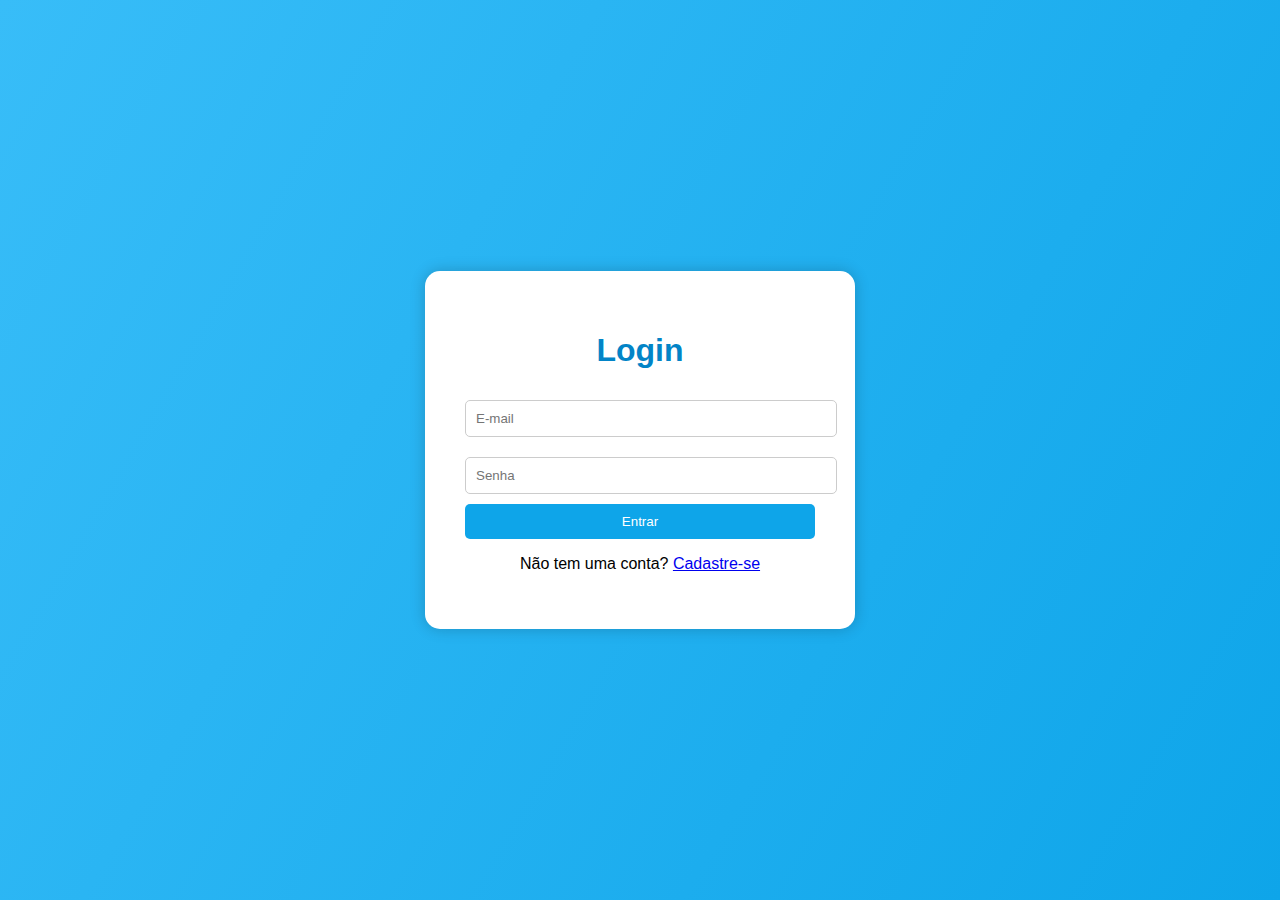
<file: A3GestaoNovo/Prototipo entrega parte 3 - A3/index.html>
<!DOCTYPE html>
<html lang="pt-BR">
<head>
    <meta charset="UTF-8">
    <meta name="viewport" content="width=device-width, initial-scale=1.0">
    <title>Login</title>
    <link rel="stylesheet" href="style.css">
</head>
<body>

    <div class="container">
        <h1>Login</h1>
        <form id="loginForm">
            <input type="email" id="loginEmail" placeholder="E-mail" required>
            <input type="password" id="loginSenha" placeholder="Senha" required>
            <button type="submit">Entrar</button>
        </form>
        <p>Não tem uma conta? <a href="cadastro.html">Cadastre-se</a></p>
    </div>

    <script src="script.js"></script>
</body>
</html>
</file>
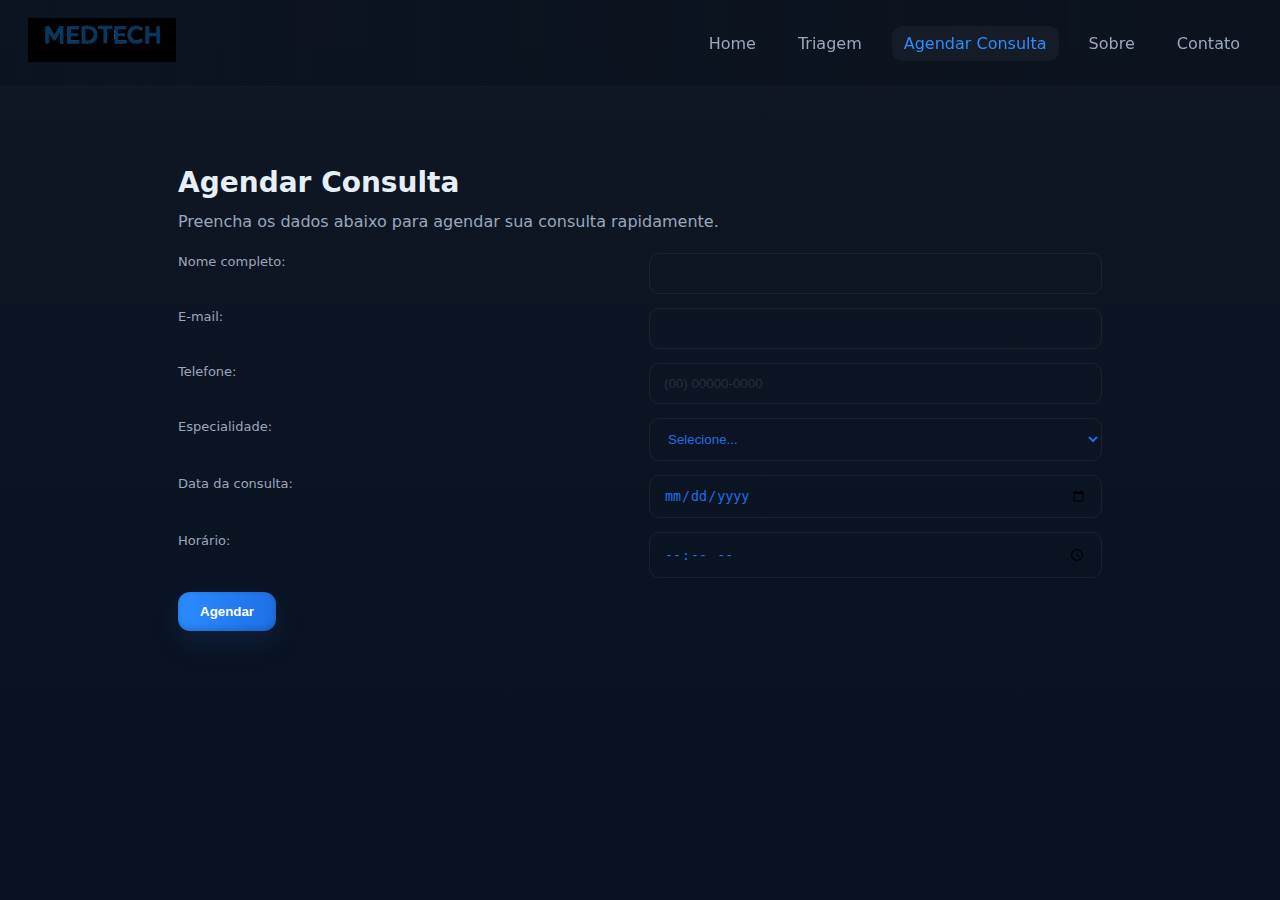
<file: A3GestaoNovo/Prototipo entrega parte 3 - A3/agendamento.html>
<!DOCTYPE html>
<html lang="pt-br">
<head>
  <meta charset="UTF-8" />
  <meta name="viewport" content="width=device-width, initial-scale=1.0" />
  <title>Agendar Consulta - MedTech</title>
  <link rel="stylesheet" href="style5.css" />
</head>
<body>
  <header class="header">
    <div class="logo">
      <img src="logo-convertido-de-jpeg.png" alt="MedTech Logo" />
    </div>
    <nav>
      <ul>
        <li><a href="menu.html">Home</a></li>
        <li><a href="triagem.html">Triagem</a></li>
        <li><a href="agendamento.html" class="active">Agendar Consulta</a></li>
        <li><a href="sobre.html">Sobre</a></li>
        <li><a href="contato.html">Contato</a></li>
      </ul>
    </nav>
  </header>

  <main class="container">
    <h1>Agendar Consulta</h1>
    <p>Preencha os dados abaixo para agendar sua consulta rapidamente.</p>

    <form class="formulario" id="formAgendar">
      <label for="nome">Nome completo:</label>
      <input type="text" id="nome" required />

      <label for="email">E-mail:</label>
      <input type="email" id="email" required />

      <label for="telefone">Telefone:</label>
      <input type="tel" id="telefone" placeholder="(00) 00000-0000" required />

      <label for="especialidade">Especialidade:</label>
      <select id="especialidade" required>
        <option value="">Selecione...</option>
        <option>Clínico Geral</option>
        <option>Cardiologia</option>
        <option>Pediatria</option>
        <option>Dermatologia</option>
        <option>Ortopedia</option>
      </select>

      <label for="data">Data da consulta:</label>
      <input type="date" id="data" required />

      <label for="hora">Horário:</label>
      <input type="time" id="hora" required />

      <button type="submit" class="btn-enviar">Agendar</button>
    </form>

    <div id="mensagemSucesso" class="sucesso" style="display: none;">
      Consulta agendada com sucesso!
    </div>
  </main>

  <!-- SCRIPT COMPLETO -->
  <script>
    document.getElementById("formAgendar").addEventListener("submit", function(e) {
      e.preventDefault();

      const nome = document.getElementById("nome").value;
      const email = document.getElementById("email").value;
      const telefone = document.getElementById("telefone").value;
      const especialidade = document.getElementById("especialidade").value;
      const data = document.getElementById("data").value;
      const hora = document.getElementById("hora").value;

      const novoAgendamento = {
        id: Date.now(),
        nome,
        email,
        telefone,
        especialidade,
        data,
        hora
      };

      // Salvar no LocalStorage
      let lista = JSON.parse(localStorage.getItem("agendamentos")) || [];
      lista.push(novoAgendamento);
      localStorage.setItem("agendamentos", JSON.stringify(lista));

      // Mostrar mensagem de sucesso
      document.getElementById("mensagemSucesso").style.display = "block";

      // Resetar formulário
      e.target.reset();

      // Sumir com a mensagem após 3 segundos
      setTimeout(() => {
        document.getElementById("mensagemSucesso").style.display = "none";
      }, 3000);
    });
  </script>

</body>
</html>
</file>
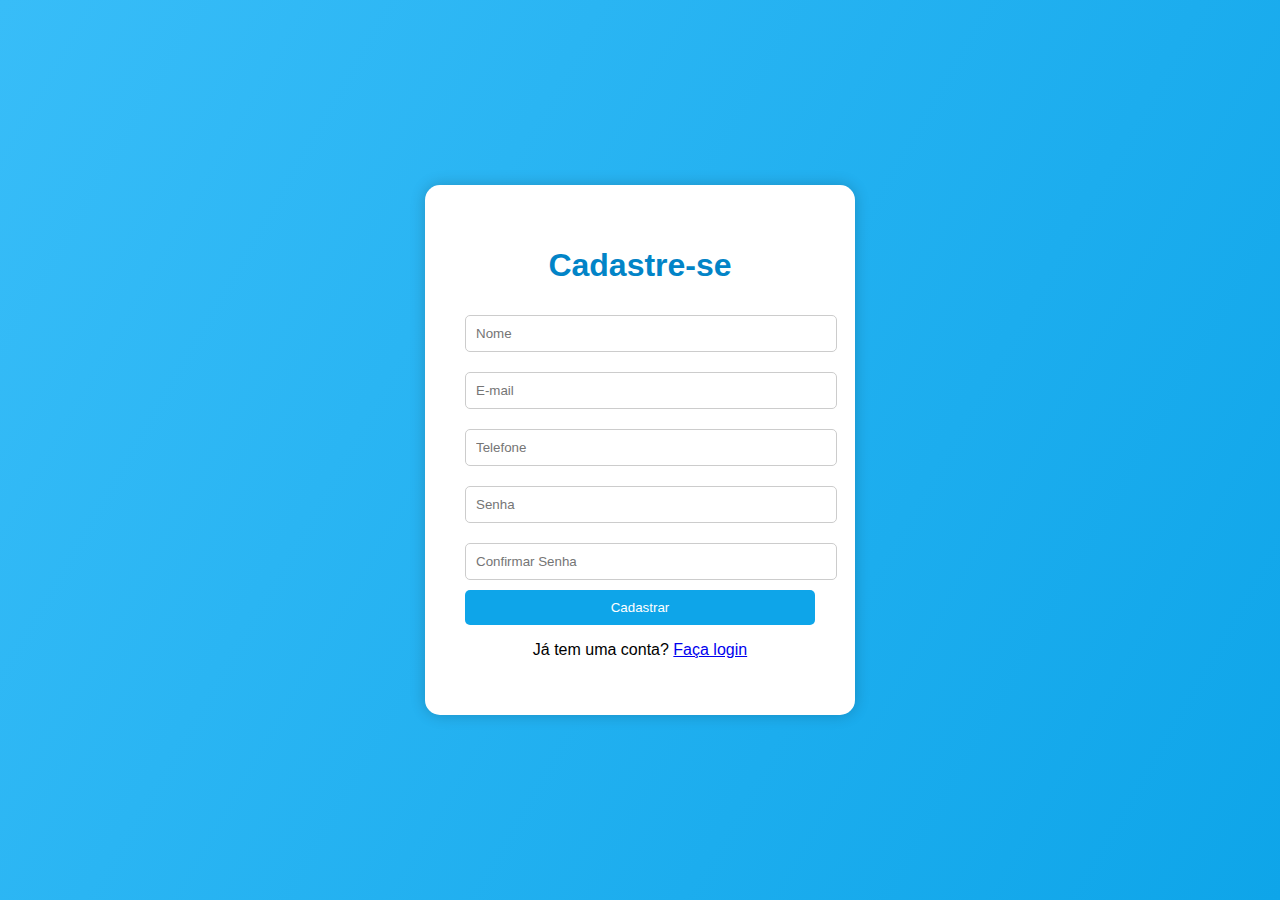
<file: A3GestaoNovo/Prototipo entrega parte 3 - A3/cadastro.html>
<!DOCTYPE html>
<html lang="pt-BR">
<head>
    <meta charset="UTF-8">
    <meta name="viewport" content="width=device-width, initial-scale=1.0">
    <title>Cadastro</title>
    <link rel="stylesheet" href="style.css">
</head>
<body>

    <div class="container">
        <h1>Cadastre-se</h1>
        <form id="registerForm">
            <input type="text" id="newNome" placeholder="Nome" required>
            <input type="email" id="newEmail" placeholder="E-mail" required>
            <input type="text" id="newTelefone" placeholder="Telefone" required>
            <input type="password" id="newSenha" placeholder="Senha" required>
            <input type="password" id="newSenhaConfirm" placeholder="Confirmar Senha" required>
            <button type="submit">Cadastrar</button>
        </form>
        <p>Já tem uma conta? <a href="index.html">Faça login</a></p>
    </div>

    <script src="cadastro.js"></script>
</body>
</html>
</file>
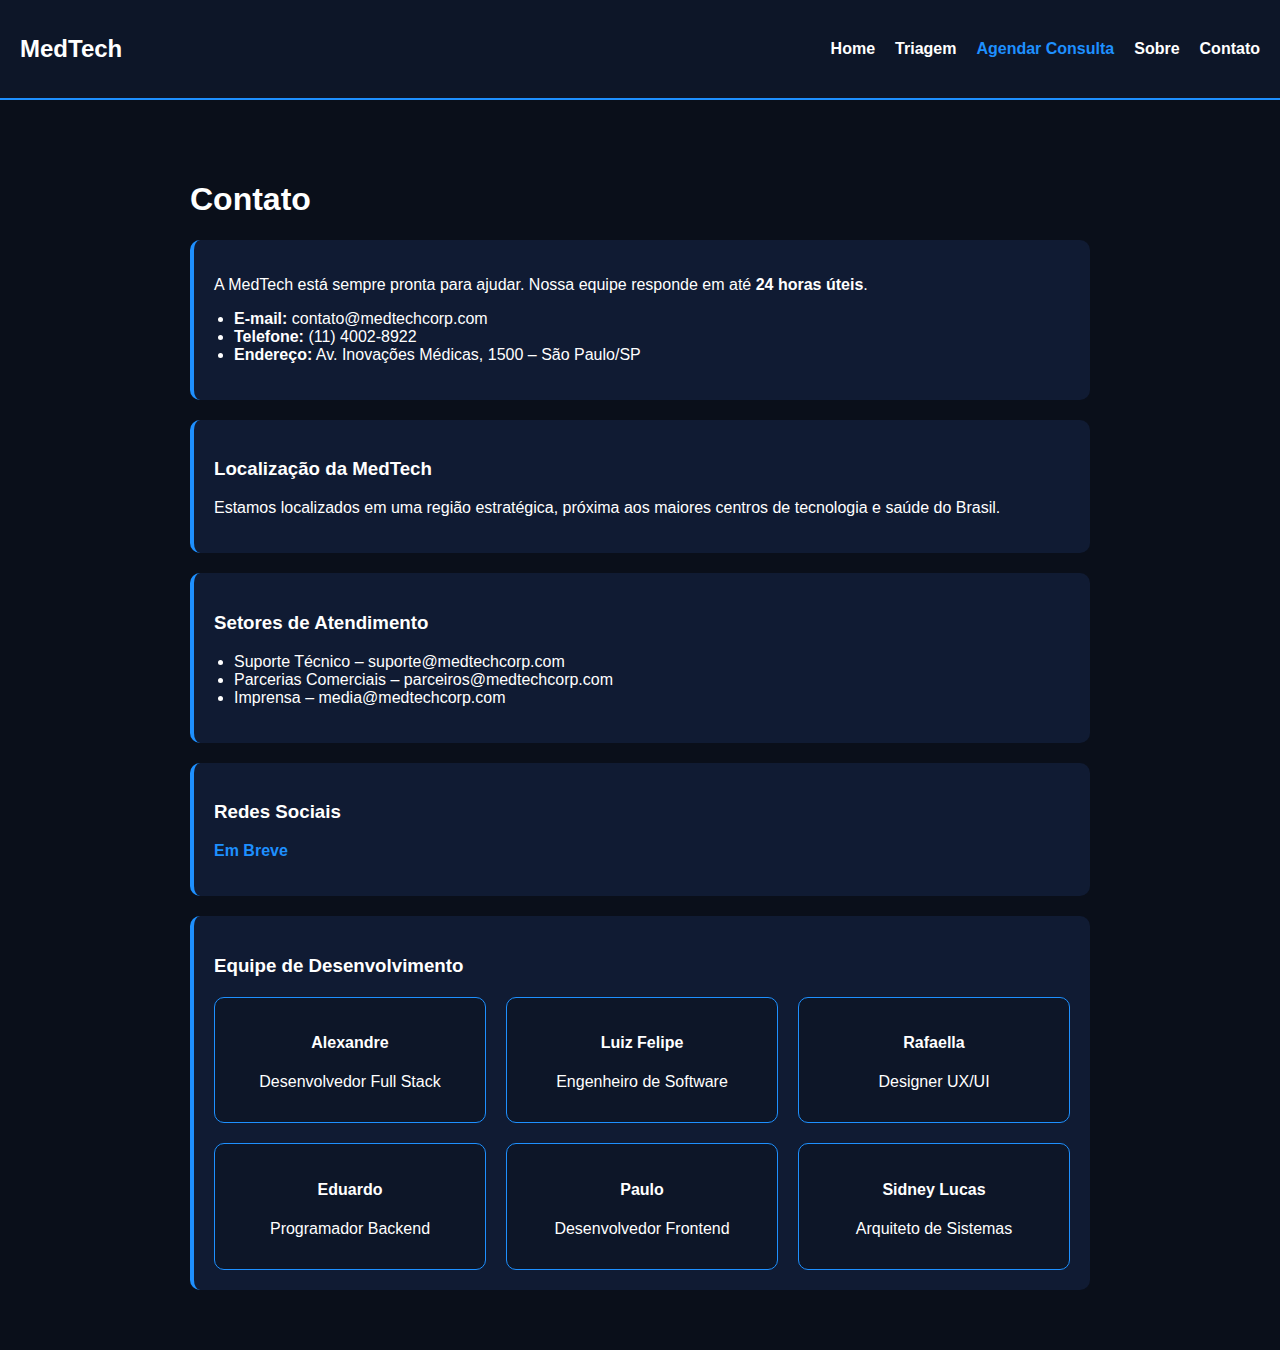
<file: A3GestaoNovo/Prototipo entrega parte 3 - A3/contato.html>
<!DOCTYPE html>
<html lang="pt-BR">
<head>
<meta charset="UTF-8">
<title>Contato - MedTech</title>

<style>
  body {
    margin: 0;
    font-family: Arial, sans-serif;
    background: #0a0f1a;
    color: #fff;
  }

  .header {
    background: #0d1628;
    padding: 15px 20px;
    display: flex;
    align-items: center;
    justify-content: space-between;
    border-bottom: 2px solid #1e90ff;
  }

  nav ul {
    list-style: none;
    display: flex;
    gap: 20px;
  }

  nav a {
    color: #fff;
    text-decoration: none;
    font-weight: bold;
  }

  nav a.active {
    color: #1e90ff;
  }

  .container {
    max-width: 900px;
    margin: 40px auto;
    padding: 20px;
  }

  .sobre-bloco {
    background: #101b33;
    padding: 20px;
    border-radius: 10px;
    margin-top: 20px;
    border-left: 4px solid #1e90ff;
  }

  .sobre-bloco ul {
    padding-left: 20px;
  }

  .social-links a {
    color: #1e90ff;
    text-decoration: none;
    font-weight: bold;
  }

  .equipe {
    display: grid;
    grid-template-columns: repeat(auto-fit, minmax(220px, 1fr));
    gap: 20px;
    margin-top: 20px;
  }

  .membro {
    background: #0d1628;
    padding: 15px;
    border-radius: 10px;
    border: 1px solid #1e90ff;
    text-align: center;
  }
</style>
</head>

<body>

  <header class="header">
    <h2>MedTech</h2>
    <nav>
      <ul>
        <li><a href="menu.html">Home</a></li>
        <li><a href="triagem.html">Triagem</a></li>
        <li><a href="agendamento.html" class="active">Agendar Consulta</a></li>
        <li><a href="sobre.html">Sobre</a></li>
        <li><a href="contato.html">Contato</a></li>
      </ul>
    </nav>
  </header>

  <div class="container">
    <h1>Contato</h1>

    <div class="sobre-bloco">
      <p>A MedTech está sempre pronta para ajudar. Nossa equipe responde em até <strong>24 horas úteis</strong>.</p>

      <ul>
        <li><strong>E-mail:</strong> contato@medtechcorp.com</li>
        <li><strong>Telefone:</strong> (11) 4002-8922</li>
        <li><strong>Endereço:</strong> Av. Inovações Médicas, 1500 – São Paulo/SP</li>
      </ul>
    </div>

    <div class="sobre-bloco">
      <h3>Localização da MedTech</h3>
      <p>Estamos localizados em uma região estratégica, próxima aos maiores centros de tecnologia e saúde do Brasil.</p>
    </div>

    <div class="sobre-bloco">
      <h3>Setores de Atendimento</h3>
      <ul>
        <li>Suporte Técnico – suporte@medtechcorp.com</li>
        <li>Parcerias Comerciais – parceiros@medtechcorp.com</li>
        <li>Imprensa – media@medtechcorp.com</li>
      </ul>
    </div>

    <div class="sobre-bloco">
      <h3>Redes Sociais</h3>
      <p class="social-links">
        <a href="#">Em Breve</a> 
      </p>


    </div>

    <!-- EQUIPE DE DESENVOLVIMENTO -->
    <div class="sobre-bloco">
      <h3>Equipe de Desenvolvimento</h3>
      <div class="equipe">

        <div class="membro"><h4>Alexandre</h4><p>Desenvolvedor Full Stack</p></div>
        <div class="membro"><h4>Luiz Felipe</h4><p>Engenheiro de Software</p></div>
        <div class="membro"><h4>Rafaella</h4><p>Designer UX/UI</p></div>
        <div class="membro"><h4>Eduardo</h4><p>Programador Backend</p></div>
        <div class="membro"><h4>Paulo</h4><p>Desenvolvedor Frontend</p></div>
        <div class="membro"><h4>Sidney Lucas</h4><p>Arquiteto de Sistemas</p></div>
    </div>

  </div>

</body>
</html>
</file>
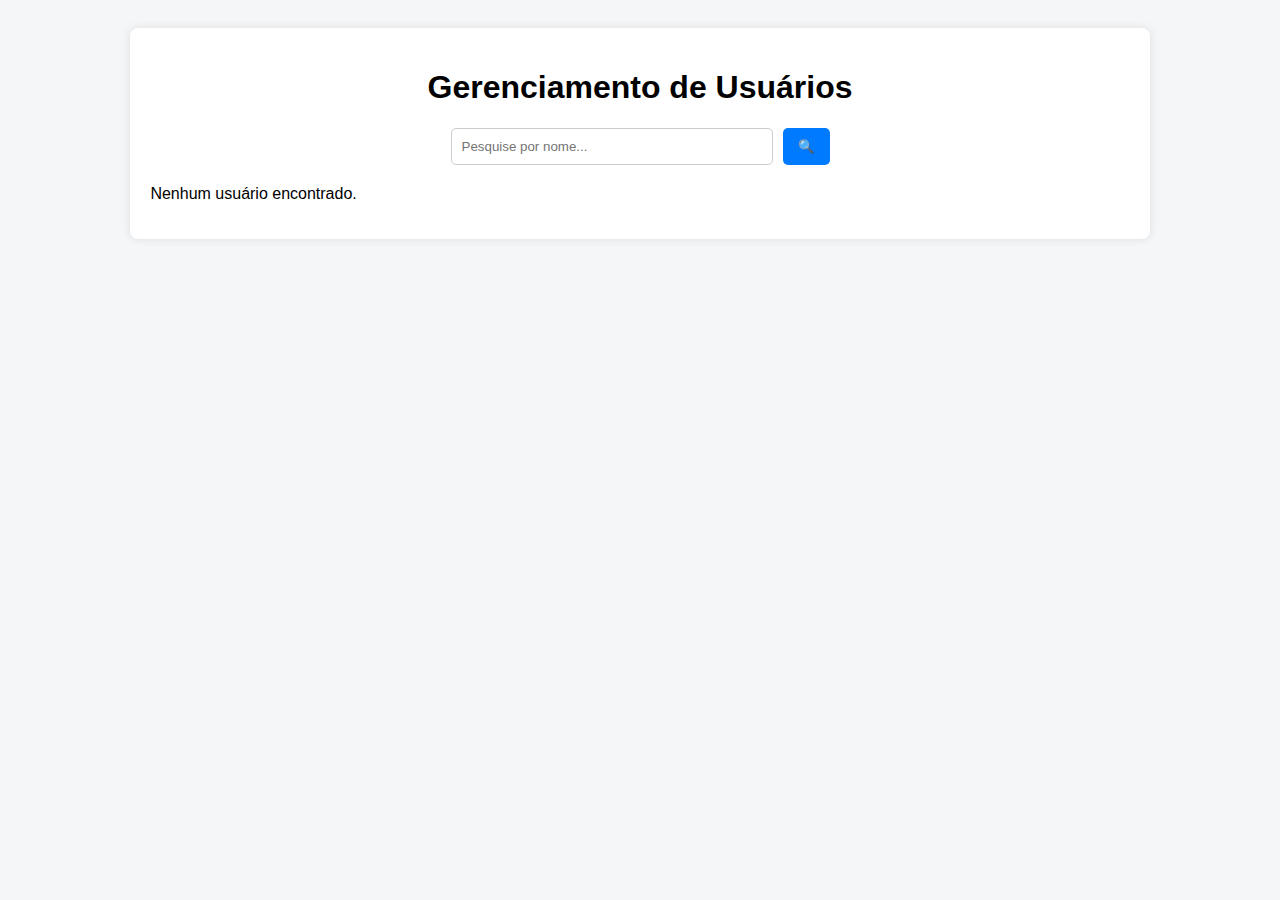
<file: A3GestaoNovo/Prototipo entrega parte 3 - A3/gerenciamento.html>
<!DOCTYPE html>
<html lang="pt-br">
<head>
  <meta charset="UTF-8" />
  <meta name="viewport" content="width=device-width, initial-scale=1.0" />
  <title>Gerenciamento de Usuários</title>
  <link rel="stylesheet" href="style3.css" />
</head>
<body>
  <div class="container">
    <h1>Gerenciamento de Usuários</h1>

    <!-- Barra de pesquisa -->
    <div class="search-container">
      <input type="text" id="searchInput" placeholder="Pesquise por nome..." onkeyup="searchUser()">
      <button onclick="searchUser()">🔍</button>
    </div>

    <!-- Lista de usuários -->
    <div id="userList">
      <!-- Usuários serão listados aqui -->
    </div>

  <script src="script1.js"></script>
</body>
</html>
</file>
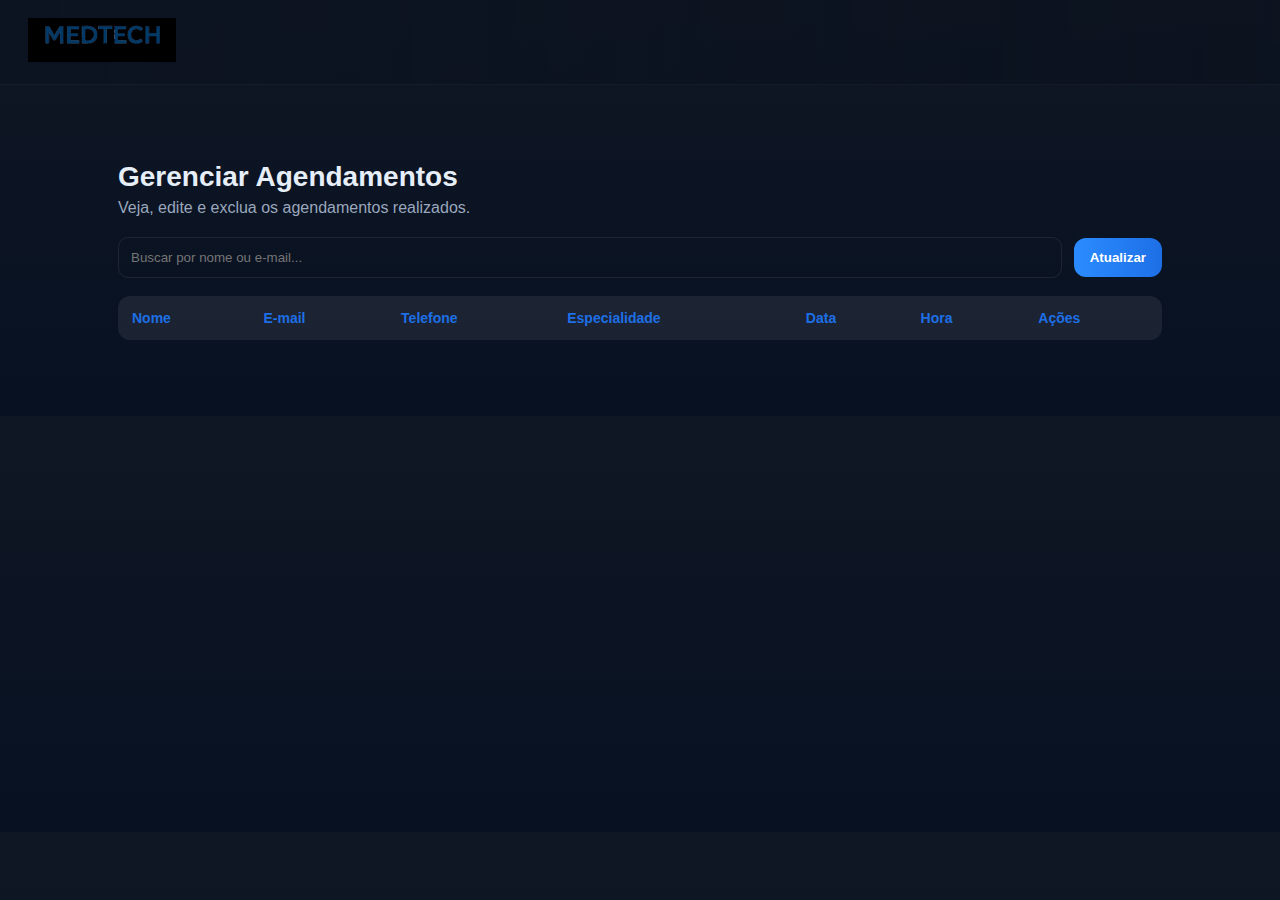
<file: A3GestaoNovo/Prototipo entrega parte 3 - A3/gerenciaragenda.html>
<!DOCTYPE html>
<html lang="pt-br">
<head>
  <meta charset="UTF-8">
  <meta name="viewport" content="width=device-width, initial-scale=1.0">
  <title>Gerenciar Agendamentos - MedTech</title>
  <link rel="stylesheet" href="style6.css">
</head>
<body>

  <header class="header">
    <div class="logo">
      <img src="logo-convertido-de-jpeg.png" alt="MedTech Logo">
    </div>
  </header>

  <main class="container">
    <h1>Gerenciar Agendamentos</h1>
    <p>Veja, edite e exclua os agendamentos realizados.</p>

    <div class="control-bar">
      <input type="text" id="buscar" placeholder="Buscar por nome ou e-mail...">
      <button id="btnAtualizar">Atualizar</button>
      <div id="loading" class="loading hidden"></div>
    </div>

    <table class="table-list" id="tabelaAgendamentos">
      <thead>
        <tr>
          <th>Nome</th>
          <th>E-mail</th>
          <th>Telefone</th>
          <th>Especialidade</th>
          <th>Data</th>
          <th>Hora</th>
          <th>Ações</th>
        </tr>
      </thead>
      <tbody id="listaAgendamentos"></tbody>
    </table>
  </main>


  <script>
    function carregarAgendamentos() {
      const dados = JSON.parse(localStorage.getItem('agendamentos') || '[]');
      const tabela = document.getElementById('listaAgendamentos');
      tabela.innerHTML = '';

      dados.forEach((ag, index) => {
        const linha = document.createElement('tr');

        linha.innerHTML = `
          <td>${ag.nome}</td>
          <td>${ag.email}</td>
          <td>${ag.telefone}</td>
          <td>${ag.especialidade}</td>
          <td>${ag.data}</td>
          <td>${ag.hora}</td>
          <td>
            <button class="btn-editar" onclick="editar(${index})">Editar</button>
            <button class="btn-excluir" onclick="excluir(${index})">Excluir</button>
          </td>
        `;

        tabela.appendChild(linha);
      });
    }

    function excluir(i) {
      const dados = JSON.parse(localStorage.getItem('agendamentos') || '[]');
      dados.splice(i, 1);
      localStorage.setItem('agendamentos', JSON.stringify(dados));
      carregarAgendamentos();
    }

    function editar(i) {
      const dados = JSON.parse(localStorage.getItem('agendamentos') || '[]');
      const item = dados[i];

      const novoNome = prompt('Nome:', item.nome);
      const novoEmail = prompt('Email:', item.email);
      const novoTel = prompt('Telefone:', item.telefone);
      const novaEsp = prompt('Especialidade:', item.especialidade);
      const novaData = prompt('Data:', item.data);
      const novaHora = prompt('Hora:', item.hora);

      dados[i] = {
        nome: novoNome,
        email: novoEmail,
        telefone: novoTel,
        especialidade: novaEsp,
        data: novaData,
        hora: novaHora
      };

      localStorage.setItem('agendamentos', JSON.stringify(dados));
      carregarAgendamentos();
    }

    document.getElementById('btnAtualizar').addEventListener('click', () => {
      const load = document.getElementById('loading');
      load.classList.remove('hidden');
      setTimeout(() => {
        load.classList.add('hidden');
        carregarAgendamentos();
      }, 1000);
    });

    document.getElementById('buscar').addEventListener('input', function() {
      const termo = this.value.toLowerCase();
      const linhas = document.querySelectorAll('#listaAgendamentos tr');

      linhas.forEach(linha => {
        const texto = linha.innerText.toLowerCase();
        linha.style.display = texto.includes(termo) ? '' : 'none';
      });
    });

    carregarAgendamentos();
  </script>
</body>
</html>
</file>
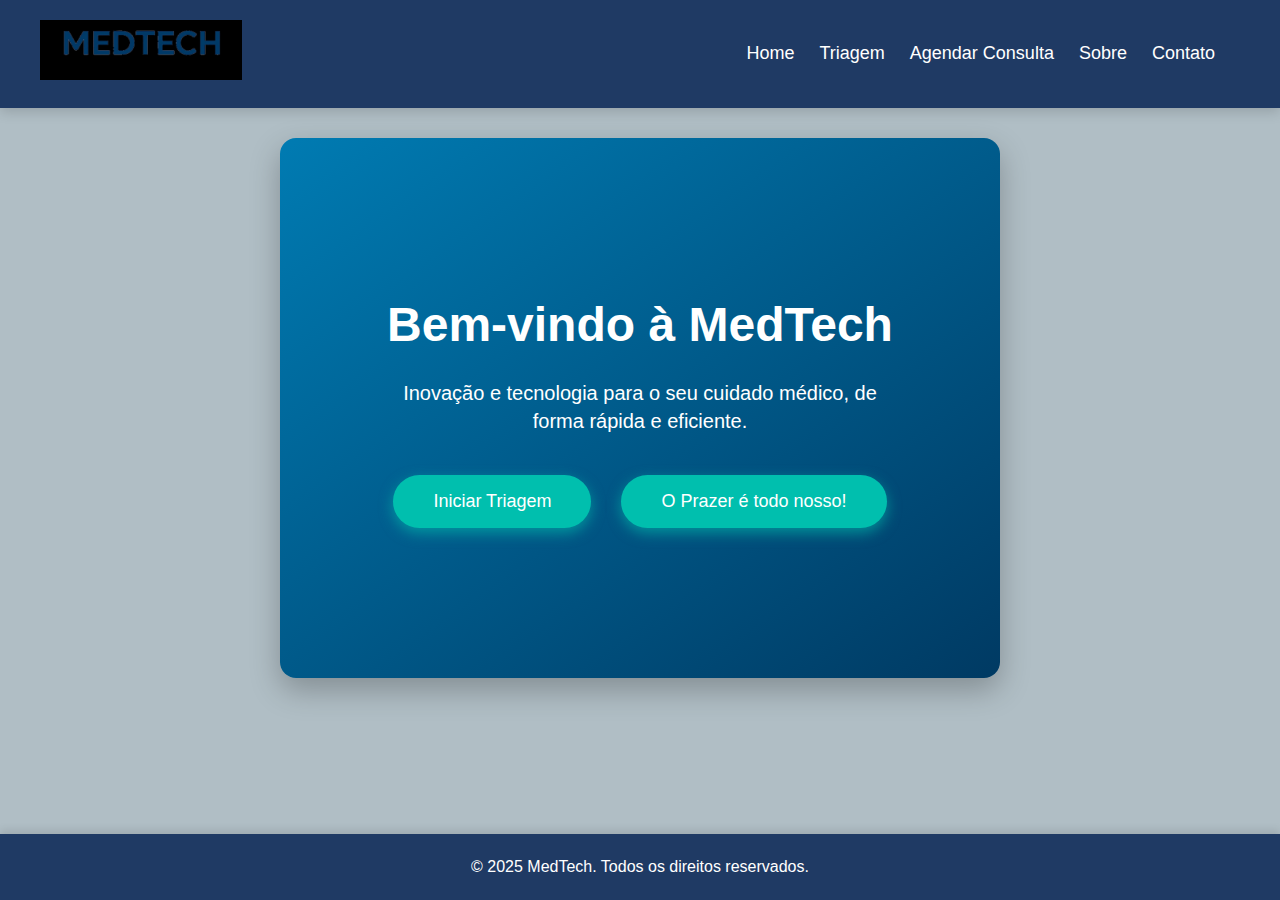
<file: A3GestaoNovo/Prototipo entrega parte 3 - A3/menu.html>
<!DOCTYPE html>
<html lang="pt-br">
<head>
  <meta charset="UTF-8">
  <meta name="viewport" content="width=device-width, initial-scale=1.0">
  <title>MedTech - Triagem Médica</title>
  <link rel="stylesheet" href="style2.css">
</head>
<body>

  <!-- Cabeçalho -->
  <header class="header">
    <div class="logo">
      <img src="logo-convertido-de-jpeg.png" alt="MedTech Logo">
    </div>
   <nav>
      <ul>
        <li><a href="menu.html">Home</a></li>
        <li><a href="triagem.html">Triagem</a></li>
        <li><a href="agendamento.html" class="active">Agendar Consulta</a></li>
        <li><a href="sobre.html">Sobre</a></li>
        <li><a href="contato.html">Contato</a></li>
      </ul>
    </nav>
  </header>

 <!-- Seção Hero -->
<main>
  <section class="hero">
    <h1>Bem-vindo à MedTech</h1>
    <p>Inovação e tecnologia para o seu cuidado médico, de forma rápida e eficiente.</p>
    
    <div class="cta-buttons">
      <button class="cta-button" id="btnHeroTriagem">Iniciar Triagem</button>
      <button class="cta-button" id="btnPrazer">O Prazer é todo nosso!</button>
    </div>

  </section>
</main>

<script>
  document.getElementById('btnHeroTriagem').onclick = function () {
    window.location.href = 'triagem.html';
  }

  document.getElementById('btnPrazer').onclick = function () {
    window.location.href = 'sobre.html';
  }
</script>

  

  <!-- Rodapé -->
  <footer>
    <p>&copy; 2025 MedTech. Todos os direitos reservados.</p>
  </footer>

</body>
</html>
</file>
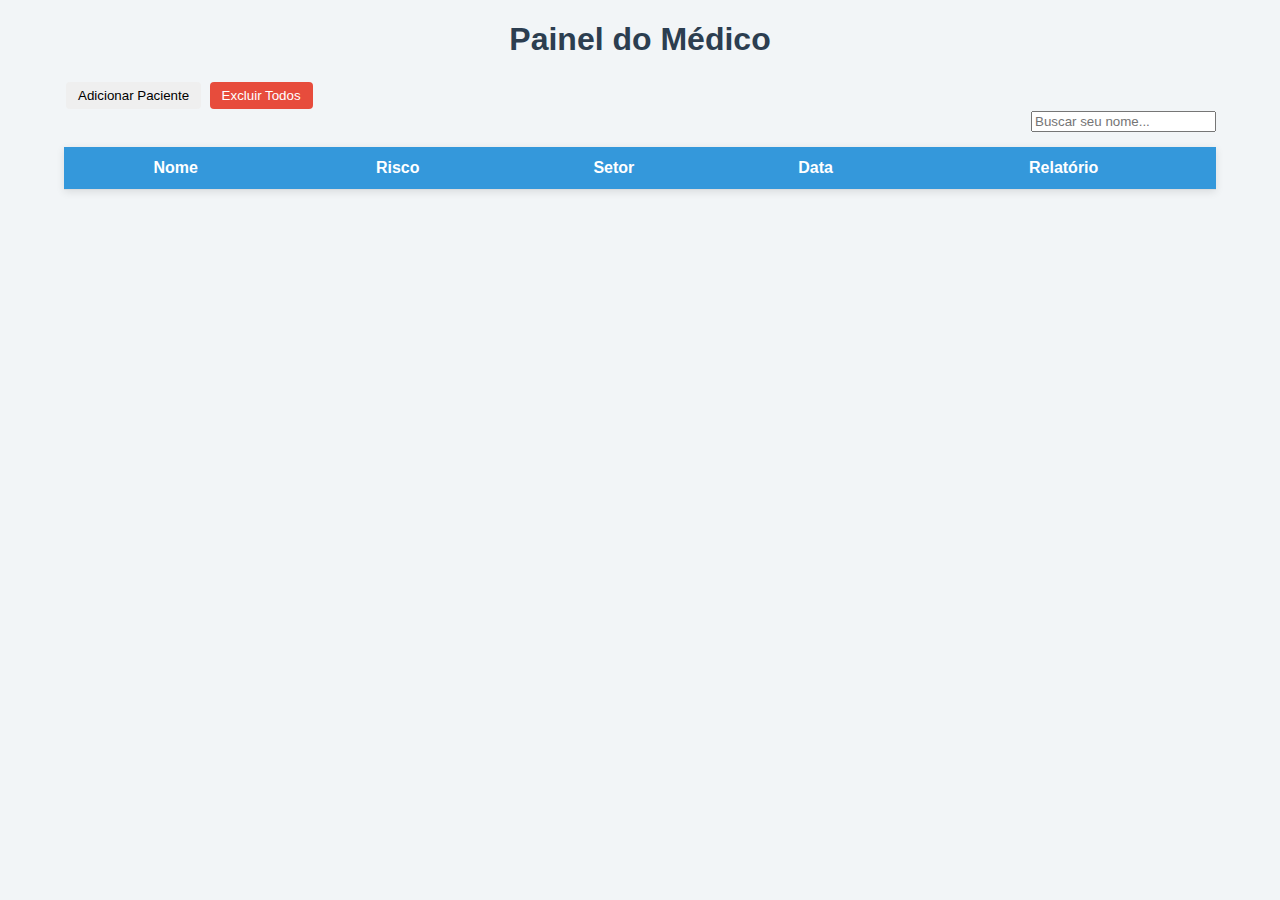
<file: A3GestaoNovo/Prototipo entrega parte 3 - A3/painel1.html>
<!DOCTYPE html>
<html lang="pt-br">
<head>
  <meta charset="UTF-8">
  <meta name="viewport" content="width=device-width, initial-scale=1.0">
  <title>Painel do Médico</title>
  <link rel="stylesheet" href="pacientes.css">
</head>
<body>
  <div class="container">
    <h1>Painel do Médico</h1>

    <!-- Botões de ação -->
    <div class="acoes">
      <button onclick="adicionarPaciente()">Adicionar Paciente</button>
      <button onclick="excluirTodosPacientes()" style="background:#e74c3c; color:white;">Excluir Todos</button>
    </div>
    
    <!-- Campo de filtro -->
    <div class="filtro">
      <input type="text" id="buscaNome" placeholder="Buscar seu nome..." oninput="mostrarPacientes()">
    </div>

    <!-- Tabela de pacientes -->
    <table id="tabelaPacientes">
      <thead>
        <tr>
          <th>Nome</th>
          <th>Risco</th>
          <th>Setor</th>
          <th>Data</th>
          <th>Relatório</th>
        </tr>
      </thead>
      <tbody>
        <!-- Dados preenchidos via JS -->
      </tbody>
    </table>
  </div>

  <!-- Modal do relatório -->
  <div id="relatorioOverlay"></div>
  <div id="relatorioBox" class="relatorio-box">
    <div id="relatorioTexto"></div>
    <button onclick="fecharRelatorio()">Fechar</button>
  </div>

  <script src="painel1.js"></script>
</body>
</html>
</file>
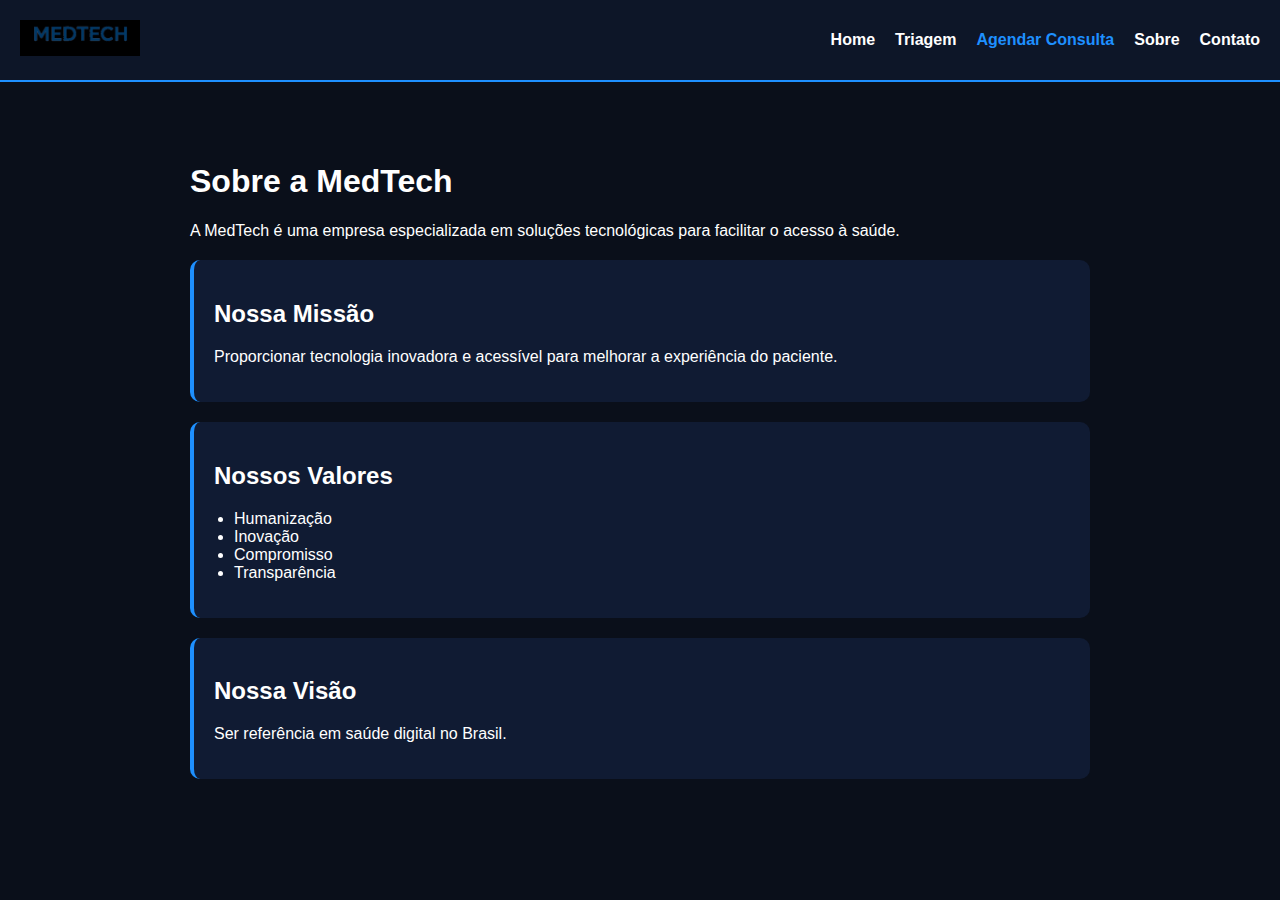
<file: A3GestaoNovo/Prototipo entrega parte 3 - A3/sobre.html>
<!DOCTYPE html>
<html lang="pt-br">
<head>
  <meta charset="UTF-8">
  <meta name="viewport" content="width=device-width, initial-scale=1.0">
  <title>Sobre - MedTech</title>

  <style>
    body {
      margin: 0;
      font-family: Arial, sans-serif;
      background: #0a0f1a;
      color: #fff;
    }

    .header {
      background: #0d1628;
      padding: 15px 20px;
      display: flex;
      align-items: center;
      justify-content: space-between;
      border-bottom: 2px solid #1e90ff;
    }

    nav ul {
      list-style: none;
      display: flex;
      gap: 20px;
    }

    nav a {
      color: #fff;
      text-decoration: none;
      font-weight: bold;
    }

    nav a.active {
      color: #1e90ff;
    }

    .container {
      max-width: 900px;
      margin: 40px auto;
      padding: 20px;
    }

    .sobre-bloco {
      background: #101b33;
      padding: 20px;
      border-radius: 10px;
      margin-top: 20px;
      border-left: 4px solid #1e90ff;
    }

    .sobre-bloco ul {
      padding-left: 20px;
    }
  </style>

</head>

<body>
  <header class="header">
    <div class="logo">
      <img src="logo-convertido-de-jpeg.png" width="120">
    </div>

   <nav>
      <ul>
        <li><a href="menu.html">Home</a></li>
        <li><a href="triagem.html">Triagem</a></li>
        <li><a href="agendamento.html" class="active">Agendar Consulta</a></li>
        <li><a href="sobre.html">Sobre</a></li>
        <li><a href="contato.html">Contato</a></li>
      </ul>
    </nav>
  </header>

  <main class="container">
    <h1>Sobre a MedTech</h1>
    <p>A MedTech é uma empresa especializada em soluções tecnológicas para facilitar o acesso à saúde.</p>

    <section class="sobre-bloco">
      <h2>Nossa Missão</h2>
      <p>Proporcionar tecnologia inovadora e acessível para melhorar a experiência do paciente.</p>
    </section>

    <section class="sobre-bloco">
      <h2>Nossos Valores</h2>
      <ul>
        <li>Humanização</li>
        <li>Inovação</li>
        <li>Compromisso</li>
        <li>Transparência</li>
      </ul>
    </section>

    <section class="sobre-bloco">
      <h2>Nossa Visão</h2>
      <p>Ser referência em saúde digital no Brasil.</p>
    </section>

  </main>
</body>
</html>
</file>
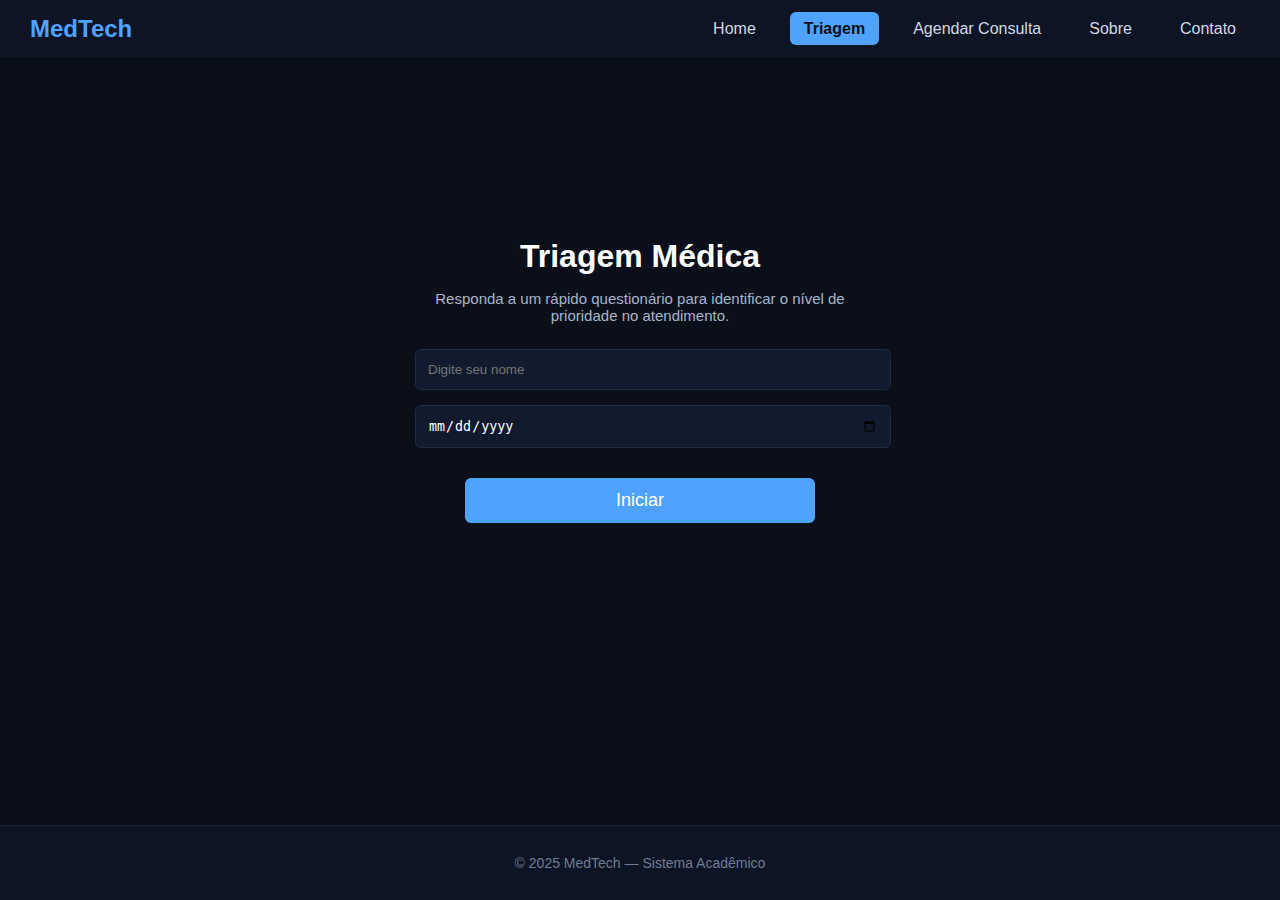
<file: A3GestaoNovo/Prototipo entrega parte 3 - A3/triagem.html>
<!DOCTYPE html>
<html lang="pt-BR">
<head>
  <meta charset="UTF-8" />
  <meta name="viewport" content="width=device-width, initial-scale=1.0" />
  <title>Triagem - Quiz</title>
  <link rel="stylesheet" href="style4.css" />
</head>
<body>

  <header class="topo">
    <h2 class="logo">MedTech</h2>

    <nav>
      <ul>
        <li><a href="menu.html">Home</a></li>
        <li><a href="triagem.html" class="active">Triagem</a></li>
        <li><a href="agendamento.html">Agendar Consulta</a></li>
        <li><a href="sobre.html">Sobre</a></li>
        <li><a href="contato.html">Contato</a></li>
      </ul>
    </nav>

  </header>
  
  <div id="welcome-screen" class="container fade-in">
    <h1>Triagem Médica</h1>
    <p class="descricao">Responda a um rápido questionário para identificar o nível de prioridade no atendimento.</p>

    <div class="form-box">
      <input type="text" id="nome" placeholder="Digite seu nome" />
      <input type="date" id="nascimento" placeholder="Data de Nascimento" />
      <button onclick="iniciarQuiz()">Iniciar</button>
    </div>
  </div>

  <div id="quiz-box" class="container" style="display:none;"></div>

  <div id="result-box" class="container" style="display:none;">
    <h2>Resultado</h2>
    <p id="resultado-texto"></p>
    <p id="mensagem-final"></p>
  </div>

  <footer class="rodape">
    <p>© 2025 MedTech — Sistema Acadêmico</p>
  </footer>

  <script src="triagem.js"></script>
</body>
</html>
</file>
<file: A3GestaoNovo/Prototipo entrega parte 3 - A3/style.css>
body {
  font-family: Arial, sans-serif;
  background: linear-gradient(120deg, #38bdf8, #0ea5e9);
  height: 100vh;
  margin: 0;
  display: flex;
  justify-content: center;
  align-items: center;
}

.container {
  background: white;
  border-radius: 15px;
  padding: 40px;
  width: 350px;
  text-align: center;
  box-shadow: 0 0 15px rgba(0,0,0,0.2);
}

input {
  width: 100%;
  padding: 10px;
  margin: 10px 0;
  border: 1px solid #ccc;
  border-radius: 5px;
}

button {
  width: 100%;
  padding: 10px;
  background-color: #0ea5e9;
  color: white;
  border: none;
  border-radius: 5px;
  cursor: pointer;
}

button:hover {
  background-color: #0284c7;
}

.hidden {
  display: none;
}

h1 {
  color: #0284c7;
}
</file>
<file: A3GestaoNovo/Prototipo entrega parte 3 - A3/style5.css>
/* style-agendar.css - Estilo para página Agendar Consulta (MedTech)
   Autor: Assistente
   Notas: Tema escuro com tons de azul, responsivo e moderno. */

:root{
  --bg:#0f1724; /* azul escuro quase preto */
  --card:#0b1220;
  --muted:#9aa7bd;
  --accent:#2b8cff; /* azul principal */
  --accent-2:#1e6fe6;
  --success:#2ecc71;
  --danger:#ff6b6b;
  --glass: rgba(255,255,255,0.04);
  --radius:12px;
  --fw-regular:400;
  --fw-semibold:600;
}

*{box-sizing:border-box;margin:0;padding:0}
html,body{height:100%}
body{
  font-family: Inter, system-ui, -apple-system, "Segoe UI", Roboto, "Helvetica Neue", Arial;
  background:linear-gradient(180deg,var(--bg) 0%, #081122 100%);
  color:#e6eef8;
  -webkit-font-smoothing:antialiased;
  -moz-osx-font-smoothing:grayscale;
  line-height:1.45;
}

.header{
  width:100%;
  backdrop-filter: blur(6px);
  background: linear-gradient(90deg, rgba(11,18,32,0.6), rgba(7,12,20,0.3));
  border-bottom: 1px solid rgba(255,255,255,0.03);
  padding:18px 28px;
  display:flex;
  align-items:center;
  justify-content:space-between;
}
.logo img{height:44px}
nav ul{list-style:none;display:flex;gap:18px;align-items:center}
nav a{
  color:var(--muted);
  text-decoration:none;
  font-weight:var(--fw-regular);
  padding:8px 12px;
  border-radius:10px;
}
nav a:hover, nav a.active{color:var(--accent);background:var(--glass)}

.container{
  max-width:980px;
  margin:48px auto;
  padding:28px;
}

h1{font-size:28px;margin-bottom:6px}
p{color:var(--muted);margin-bottom:20px}

.main-card{
  background: linear-gradient(180deg, rgba(255,255,255,0.02), rgba(255,255,255,0.01));
  border:1px solid rgba(255,255,255,0.03);
  padding:22px;
  border-radius:var(--radius);
  box-shadow: 0 6px 18px rgba(2,6,23,0.6);
}

.formulario{
  display:grid;
  grid-template-columns:repeat(2, 1fr);
  gap:14px 18px;
  margin-top:12px;
}

.formulario label{display:block;color:var(--muted);font-size:13px;margin-bottom:6px}
.formulario input[type="text"],
.formulario input[type="email"],
.formulario input[type="tel"],
.formulario input[type="date"],
.formulario input[type="time"],
.formulario select{
  width:100%;
  padding:12px 14px;
  background:transparent;
  border:1px solid rgba(255,255,255,0.06);
  border-radius:10px;
  color:var(--accent-2);
  outline:none;
  transition:all .18s ease-in-out;
}
.formulario input:focus, .formulario select:focus{
  box-shadow: 0 6px 20px rgba(43,140,255,0.07);
  border-color: rgba(43,140,255,0.46);
}

/* Inputs que ocupam toda largura (ex: textarea ou mensagens) */
.formulario .full{
  grid-column:1/-1;
}

.btn-enviar{
  grid-column:1/-1;
  justify-self:start;
  padding:12px 22px;
  background:linear-gradient(90deg,var(--accent),var(--accent-2));
  color:white;
  border:none;
  border-radius:12px;
  font-weight:600;
  cursor:pointer;
  box-shadow: 0 10px 30px rgba(43,140,255,0.12), inset 0 -2px 6px rgba(0,0,0,0.2);
  transition:transform .12s ease, box-shadow .12s ease;
}
.btn-enviar:hover{transform:translateY(-2px)}

/* Mensagem de sucesso */
.sucesso{
  margin-top:18px;
  padding:14px 16px;
  background:linear-gradient(90deg, rgba(46,204,113,0.08), rgba(46,204,113,0.03));
  border:1px solid rgba(46,204,113,0.12);
  color:var(--success);
  border-radius:10px;
}

/* Floating buttons (se estiver usando os mesmos do site) */
.floating-buttons{
  position:fixed;
  right:18px;
  bottom:20px;
  display:flex;
  flex-direction:column;
  gap:12px;
  z-index:80;
}
.floating-buttons .btn-appointment,
.floating-buttons .btn-triage{
  padding:12px 16px;
  border-radius:14px;
  border:none;
  cursor:pointer;
  box-shadow: 0 8px 20px rgba(2,6,23,0.6);
  backdrop-filter: blur(6px);
}
.btn-appointment{
  background:transparent;
  color:var(--accent-2);
  border:1px solid rgba(43,140,255,0.16);
}
.btn-triage{
  background:linear-gradient(90deg,var(--accent),var(--accent-2));
  color:white;
}

/* Mobile responsiveness */
@media (max-width:880px){
  .container{padding:18px;margin:28px 16px}
  .formulario{grid-template-columns:1fr}
  h1{font-size:22px}
  nav ul{gap:10px}
  .logo img{height:40px}
}

@media (max-width:420px){
  .header{padding:12px}
  .floating-buttons{right:12px;bottom:14px}
  .btn-enviar{width:100%}
}

/* Pequenas melhorias visuais */
input::placeholder{color:rgba(255,255,255,0.12)}

/* foco acessível */
:focus{outline:2px solid rgba(43,140,255,0.12);outline-offset:2px}

/* animação leve para card aparecer */
@keyframes floatIn{from{opacity:0;transform:translateY(8px)}to{opacity:1;transform:none}}
.container{animation:floatIn .36s ease-out both}

/* tabelas/labels internas (caso queira listar agendamentos) */
.table-list{width:100%;border-collapse:collapse;margin-top:18px}
.table-list th, .table-list td{padding:10px 12px;text-align:left;border-bottom:1px solid rgba(255,255,255,0.03);font-size:14px;color:var(--muted)}
.table-list th{color:var(--accent-2);font-weight:600}

/* pequenas utilidades */
.hidden{display:none !important}
.center{display:flex;align-items:center;justify-content:center}

/* Versão clara para impressão */
@media print{body{color:#000;background:#fff} .header, .floating-buttons, footer{display:none}}
</file>
<file: A3GestaoNovo/Prototipo entrega parte 3 - A3/style3.css>
body {
  font-family: Arial, sans-serif;
  background-color: #f4f6f8;
  padding: 20px;
}

.container {
  width: 80%;
  margin: 0 auto;
  padding: 20px;
  background-color: #fff;
  border-radius: 8px;
  box-shadow: 0 0 10px rgba(0, 0, 0, 0.1);
}

h1 {
  text-align: center;
}

.search-container {
  margin-bottom: 20px;
  display: flex;
  justify-content: center;
}

#searchInput {
  padding: 10px;
  width: 300px;
  border: 1px solid #ccc;
  border-radius: 5px;
}

button {
  padding: 10px 15px;
  margin-left: 10px;
  background-color: #007bff;
  color: white;
  border: none;
  border-radius: 5px;
  cursor: pointer;
}

button:hover {
  background-color: #0056b3;
}

.user-item {
  margin-bottom: 20px;
  padding: 10px;
  border: 1px solid #ddd;
  border-radius: 5px;
}

.user-item p {
  margin: 5px 0;
}

.user-item button {
  margin-right: 10px;
}

hr {
  margin-top: 15px;
}
</file>
<file: A3GestaoNovo/Prototipo entrega parte 3 - A3/style6.css>
/* style-agendamentos.css - Tela de Gerenciar Agendamentos */

:root{
  --bg:#0f1724;
  --card:#0b1220;
  --muted:#9aa7bd;
  --accent:#2b8cff;
  --accent-2:#1e6fe6;
  --danger:#ff6b6b;
  --success:#2ecc71;
  --glass: rgba(255,255,255,0.04);
  --radius:12px;
}

*{margin:0;padding:0;box-sizing:border-box}
body{
  font-family:Inter, Arial;
  background:linear-gradient(180deg,var(--bg), #081122);
  color:#e6eef8;
}

.header{
  width:100%;
  padding:18px 28px;
  display:flex;
  align-items:center;
  justify-content:space-between;
  backdrop-filter: blur(6px);
  background: linear-gradient(90deg, rgba(11,18,32,0.6), rgba(7,12,20,0.3));
  border-bottom:1px solid rgba(255,255,255,0.04);
}
.logo img{height:44px}
nav ul{display:flex;list-style:none;gap:18px}
nav a{
  color:var(--muted);
  text-decoration:none;
  padding:8px 12px;
  border-radius:10px;
}
nav a:hover, nav a.active{
  color:var(--accent);
  background:var(--glass);
}

.container{
  max-width:1100px;
  margin:48px auto;
  padding:28px;
  animation:fadeIn .4s ease-out;
}
@keyframes fadeIn{from{opacity:0;transform:translateY(10px)}to{opacity:1;transform:none}}

h1{font-size:28px;margin-bottom:6px}
p{color:var(--muted);margin-bottom:20px}

/* Barra de controle */
.control-bar{
  display:flex;
  justify-content:space-between;
  align-items:center;
  gap:12px;
  margin-bottom:18px;
}

.control-bar input{
  flex:1;
  padding:12px;
  background:transparent;
  border:1px solid rgba(255,255,255,0.08);
  border-radius:10px;
  color:var(--accent);
}

#btnAtualizar{
  padding:12px 16px;
  background:linear-gradient(90deg,var(--accent),var(--accent-2));
  color:white;
  border:none;
  border-radius:12px;
  cursor:pointer;
  font-weight:600;
  transition:.15s;
}
#btnAtualizar:hover{transform:translateY(-2px)}

.loading{
  width:24px;
  height:24px;
  border:4px solid rgba(255,255,255,0.1);
  border-top-color:var(--accent);
  border-radius:50%;
  animation:spin .7s linear infinite;
}
@keyframes spin{to{transform:rotate(360deg)}}
.hidden{display:none}

/* Tabela */
.table-list{
  width:100%;
  border-collapse:collapse;
  background:var(--glass);
  border-radius:12px;
  overflow:hidden;
}
.table-list th{
  background:rgba(255,255,255,0.04);
  padding:14px;
  text-align:left;
  font-size:14px;
  color:var(--accent-2);
}
.table-list td{
  padding:12px;
  border-bottom:1px solid rgba(255,255,255,0.04);
  color:var(--muted);
  font-size:14px;
}
.table-list tr:hover{background:rgba(255,255,255,0.02)}

/* Botões de ação */
.btn-editar,
.btn-excluir{
  padding:8px 12px;
  border:none;
  border-radius:10px;
  cursor:pointer;
  font-size:13px;
  font-weight:600;
}
.btn-editar{background:rgba(43,140,255,0.15);color:var(--accent)}
.btn-excluir{background:rgba(255,60,60,0.18);color:var(--danger)}
.btn-editar:hover{background:rgba(43,140,255,0.3)}
.btn-excluir:hover{background:rgba(255,60,60,0.3)}

/* Responsivo */
@media(max-width:860px){
  .container{padding:18px;margin:18px}
  .control-bar{flex-direction:column;align-items:stretch}
  #btnAtualizar{width:100%}
}

@media(max-width:520px){
  .table-list th, .table-list td{font-size:12px;padding:8px}
  nav ul{gap:10px}
  .logo img{height:38px}
}
</file>
<file: A3GestaoNovo/Prototipo entrega parte 3 - A3/pacientes.css>
body {
  font-family: Arial, sans-serif;
  background-color: #f2f5f7;
  color: #333;
  margin: 0;
  padding: 0;
}

.container {
  width: 90%;
  margin: 20px auto;
}

h1 {
  text-align: center;
  color: #2c3e50;
}

.filtro {
  margin-bottom: 15px;
  text-align: right;
}

table {
  width: 100%;
  border-collapse: collapse;
  background-color: #fff;
  box-shadow: 0 2px 8px rgba(0,0,0,0.1);
}

th, td {
  padding: 12px;
  text-align: center;
  border-bottom: 1px solid #ddd;
}

th {
  background-color: #3498db;
  color: #fff;
}

tr:nth-child(even) {
  background-color: #f9f9f9;
}

button {
  padding: 6px 12px;
  margin: 2px;
  border: none;
  border-radius: 4px;
  cursor: pointer;
}

button.relatorio { 
  background-color: #2ecc71; 
  color: white; 
}

/* Modal relatório */
#relatorioOverlay {
  position: fixed;
  top: 0;
  left: 0;
  width: 100%;
  height: 100%;
  background: rgba(0,0,0,0.6);
  display: none;
  z-index: 999;
}

.relatorio-box {
  position: fixed;
  top: 50%;
  left: 50%;
  transform: translate(-50%, -50%);
  background: white;
  width: 450px;
  max-height: 80vh;
  padding: 25px;
  box-shadow: 0 5px 20px rgba(0,0,0,0.4);
  border-radius: 10px;
  z-index: 1000;
  text-align: center;
  overflow-y: auto;
  display: none;
}

.relatorio-box h2 {
  margin-top: 0;
  color: #2c3e50;
}

.relatorio-box p, 
.relatorio-box strong {
  font-size: 15px;
  line-height: 1.5;
}

.relatorio-box button {
  margin-top: 15px;
  background-color: #3498db;
  color: #fff;
  border: none;
  padding: 8px 14px;
  border-radius: 5px;
  cursor: pointer;
}

.relatorio-box button:hover {
  background-color: #2980b9;
}
</file>
<file: A3GestaoNovo/Prototipo entrega parte 3 - A3/style4.css>
/* ===== CONFIGURAÇÃO GERAL ===== */
body {
  margin: 0;
  font-family: Arial, sans-serif;
  background: #0a0f1a;
  color: #fff;
  min-height: 100vh;
  display: flex;
  flex-direction: column;
}

/* ===== CABEÇALHO ===== */
.topo {
  background: #0d1424;
  padding: 15px 30px;
  display: flex;
  justify-content: space-between;
  align-items: center;
  flex-wrap: wrap;
  box-shadow: 0 2px 8px rgba(0, 0, 0, 0.4);
}

.logo {
  margin: 0;
  font-size: 24px;
  color: #4fa3ff;
  font-weight: bold;
}

/* ===== MENU ===== */
nav ul {
  list-style: none;
  padding: 0;
  margin: 0;
  display: flex;
  gap: 20px;
}

nav ul li a {
  text-decoration: none;
  color: #d2d9e5;
  font-size: 16px;
  padding: 8px 14px;
  border-radius: 6px;
  transition: 0.3s;
}

nav ul li a:hover {
  background: #1a2538;
  color: #4fa3ff;
}

nav ul li a.active {
  background: #4fa3ff;
  color: #0a0f1a;
  font-weight: bold;
}

/* ===== CONTEINERES ===== */
.container {
  max-width: 450px;
  margin: auto;
  padding: 30px;
  text-align: center;
}

.fade-in {
  animation: fade 1s ease-in-out;
}

/* Fade suave */
@keyframes fade {
  from { opacity: 0; transform: translateY(10px); }
  to   { opacity: 1; transform: translateY(0); }
}

/* ===== TÍTULOS ===== */
h1 {
  margin-bottom: 10px;
  font-size: 32px;
}

.descricao {
  font-size: 15px;
  color: #a9b5c9;
  margin-bottom: 25px;
}

/* ===== FORMULÁRIO DO INÍCIO ===== */
.form-box input {
  width: 100%;
  padding: 12px;
  background: #121b2e;
  border: 1px solid #1f2b42;
  color: #fff;
  border-radius: 6px;
  margin-bottom: 15px;
  transition: 0.3s;
}

.form-box input:focus {
  border-color: #4fa3ff;
  box-shadow: 0 0 6px rgba(79, 163, 255, 0.4);
  outline: none;
}

/* ===== BOTÕES GERAIS ===== */
button {
  display: block;
  width: 100%;
  max-width: 350px;
  margin: 15px auto;
  padding: 12px;
  background: #4fa3ff;
  border: none;
  border-radius: 6px;
  font-size: 18px;
  color: #fff;
  cursor: pointer;
  transition: 0.3s;
}

button:hover {
  background: #6fb9ff;
  transform: scale(1.03);
}

/* ===== BOTÕES DAS ALTERNATIVAS DO QUIZ ===== */
#quiz-box button {
  background: #1b2b47;
  border: 1px solid #4fa3ff;
}

#quiz-box button:hover {
  background: #254066;
}

/* ===== RESULTADO ===== */
#result-box h2 {
  margin-bottom: 10px;
  color: #4fa3ff;
}

#result-box p {
  font-size: 17px;
  margin-top: 10px;
}

/* ===== BOTÃO FINAL (REINICIAR, ETC.) ===== */
#result-box button {
  background: #4fa3ff;
  font-weight: bold;
}

/* ===== RODAPÉ ===== */
.rodape {
  margin-top: auto;
  background: #0d1424;
  text-align: center;
  padding: 15px;
  font-size: 14px;
  color: #6f7d94;
  border-top: 1px solid #162235;
}

/* ===== RESPONSIVIDADE ===== */
@media (max-width: 600px) {
  h1 {
    font-size: 26px;
  }

  button {
    font-size: 16px;
  }

  .container {
    padding: 20px;
  }
}
</file>
<file: A3GestaoNovo/Prototipo entrega parte 3 - A3/style2.css>
/* Reset de margens e paddings */
* {
  margin: 0;
  padding: 0;
  box-sizing: border-box;
}

/* Corpo */
body {
  font-family: 'Roboto', sans-serif;
  background: linear-gradient(135deg, #FFFFFF 0%, #F8F9FA 50%, #E9ECEF 100%);
  color: #333;
  overflow-x: hidden;
  line-height: 1.6;
  min-height: 100vh;
  display: flex;
  flex-direction: column;
  animation: fadeIn 1s ease-in;
}

/* Cabeçalho */
.header {
  background-color: #1F3A64;
  padding: 20px 40px;
  display: flex;
  justify-content: space-between;
  align-items: center;
  position: relative;
  z-index: 999;
  box-shadow: 0 4px 12px rgba(0, 0, 0, 0.15);
}

.header .logo img {
  height: 60px;
  transition: transform 0.3s ease;
}

.header .logo img:hover {
  transform: scale(1.1);
}

.header nav ul {
  display: flex;
  list-style: none;
}

.header nav ul li {
  margin-right: 25px;
}

.header nav ul li a {
  color: white;
  text-decoration: none;
  font-weight: 500;
  font-size: 18px;
  transition: color 0.3s ease, transform 0.3s ease;
  display: flex;
  align-items: center;
  gap: 8px;
}

.header nav ul li a:hover {
  color: #00BFAE;
  transform: translateY(-2px);
}

/* Barra de pesquisa */
.search-bar {
  display: flex;
  background-color: #fff;
  border-radius: 30px;
  padding: 8px 12px;
  box-shadow: 0 4px 8px rgba(0, 0, 0, 0.1);
  transition: box-shadow 0.3s ease;
}

.search-bar:hover {
  box-shadow: 0 6px 12px rgba(0, 0, 0, 0.2);
}

.search-bar input {
  border: none;
  padding: 10px;
  font-size: 16px;
  width: 250px;
  border-radius: 25px;
  outline: none;
}

.search-bar button {
  background-color: #00BFAE;
  border: none;
  padding: 10px;
  border-radius: 50%;
  cursor: pointer;
  transition: background-color 0.3s, transform 0.3s;
  display: flex;
  align-items: center;
  justify-content: center;
}

.search-bar button:hover {
  background-color: #008F7D;
  transform: scale(1.1);
}

/* Seção Hero */
.hero {
  background: linear-gradient(145deg, #007BB2, #003A63);
  color: white;
  text-align: center;
  padding: 100px 40px;
  border-radius: 16px;
  box-shadow: 0 12px 30px rgba(0, 0, 0, 0.25);
  min-height: 60vh;
  display: flex;
  flex-direction: column;
  justify-content: center;
  align-items: center;
  position: relative;
  overflow: hidden;
  max-width: 720px;
  width: 90%;
  margin-bottom: 60px;
  /* Removi o border-bottom para ficar mais clean */
}

.hero::before {
  content: '';
  position: absolute;
  top: 0;
  left: 0;
  right: 0;
  bottom: 0;
  background: url('https://via.placeholder.com/1920x1080/007BB2/FFFFFF?text=MedTech+Background') no-repeat center center;
  background-size: cover; /* melhor usar cover para cobrir todo o fundo */
  opacity: 0.15;
  z-index: -1;
  animation: parallax 10s ease-in-out infinite alternate;
}

.hero h1 {
  font-size: 48px;
  margin-bottom: 15px;
  font-weight: 700;
  animation: fadeInUp 1.2s ease-out;
}

.hero p {
  font-size: 20px;
  margin-bottom: 40px;
  font-weight: 300;
  animation: fadeInUp 1.4s ease-out;
  max-width: 480px;
  line-height: 1.4;
}

/* Botões principais da hero */
.cta-buttons {
  display: flex;
  justify-content: center;
  gap: 30px;
  animation: fadeInUp 1.6s ease-out;
  flex-wrap: wrap;
}

.cta-button {
  background-color: #00BFAE;
  border: none;
  padding: 16px 40px;
  font-size: 18px;
  color: white;
  cursor: pointer;
  border-radius: 30px;
  transition: transform 0.3s, background-color 0.3s, box-shadow 0.3s;
  display: flex;
  align-items: center;
  gap: 10px;
  box-shadow: 0 5px 14px rgba(0, 191, 174, 0.6);
  font-weight: 500;
}

.cta-button:hover {
  transform: scale(1.08) translateY(-4px);
  background-color: #008F7D;
  box-shadow: 0 7px 20px rgba(0, 143, 125, 0.8);
}

/* Ajustando o layout da parte principal */
main {
  flex: 1;
  display: flex;
  flex-direction: column;
  align-items: center;
  padding: 50px 20px 80px 20px;
  margin-top: -20px;
  background: #B0BEC5;
  /* Pode adicionar textura opcional aqui */
}

/* Botões Flutuantes */
.floating-buttons {
  position: fixed;
  bottom: 50px;
  right: 50px;
  display: flex;
  flex-direction: column;
  gap: 20px;
  z-index: 999;
}

.floating-buttons button {
  border: none;
  padding: 20px;
  font-size: 22px;
  color: white;
  border-radius: 20px;
  cursor: pointer;
  box-shadow: 0 7px 16px rgba(0, 0, 0, 0.25);
  transition: transform 0.3s ease, box-shadow 0.3s ease, opacity 0.3s ease;
  width: 85px;
  height: 70px;
  display: flex;
  align-items: center;
  justify-content: center;
  position: relative;
  animation: pulse 2s infinite;
  font-weight: 600;
  text-shadow: 1px 1px 3px rgba(0,0,0,0.3);
}

.floating-buttons button::before {
  content: '';
  position: absolute;
  top: -6px;
  left: -6px;
  right: -6px;
  bottom: -6px;
  border-radius: 25px;
  background: inherit;
  opacity: 0.35;
  z-index: -1;
  transition: opacity 0.3s ease;
}

.floating-buttons button:hover {
  transform: translateY(-10px) scale(1.15);
  box-shadow: 0 14px 28px rgba(0, 0, 0, 0.4);
  opacity: 0.95;
}

.floating-buttons button:hover::before {
  opacity: 0.65;
}

/* Texto dos botões flutuantes fica centralizado melhorando visual */
.btn-chat {
  background: linear-gradient(145deg, #4CAF50, #388E3C);
}

.btn-appointment {
  background: linear-gradient(145deg, #2196F3, #1976D2);
}

.btn-triage {
  background: linear-gradient(145deg, #9C27B0, #7B1FA2);
  font-size: 20px;
}

/* Rodapé */
footer {
  background-color: #1F3A64;
  color: white;
  padding: 20px;
  text-align: center;
  position: relative;
  bottom: 0;
  width: 100%;
  box-shadow: 0 -4px 8px rgba(0, 0, 0, 0.1);
  font-weight: 500;
  font-size: 16px;
}

footer p {
  display: flex;
  align-items: center;
  justify-content: center;
  gap: 8px;
}

/* Animações */
@keyframes fadeIn {
  from { opacity: 0; }
  to { opacity: 1; }
}

@keyframes fadeInUp {
  from {
    opacity: 0;
    transform: translateY(30px);
  }
  to {
    opacity: 1;
    transform: translateY(0);
  }
}

@keyframes pulse {
  0% { transform: scale(1); }
  50% { transform: scale(1.06); }
  100% { transform: scale(1); }
}

@keyframes parallax {
  0% { transform: translateY(0); }
  100% { transform: translateY(-10px); }
}

/* Responsividade */
@media (max-width: 768px) {
  .header {
    flex-direction: column;
    padding: 15px 20px;
  }

  .header nav ul {
    margin: 15px 0;
  }

  .hero h1 {
    font-size: 36px;
  }

  .hero p {
    font-size: 18px;
    max-width: 100%;
  }

  .cta-buttons {
    flex-direction: column;
    gap: 20px;
  }

  .floating-buttons {
    bottom: 20px;
    right: 20px;
  }

  .floating-buttons button {
    width: 65px;
    height: 55px;
    font-size: 18px;
  }
}
</file>
